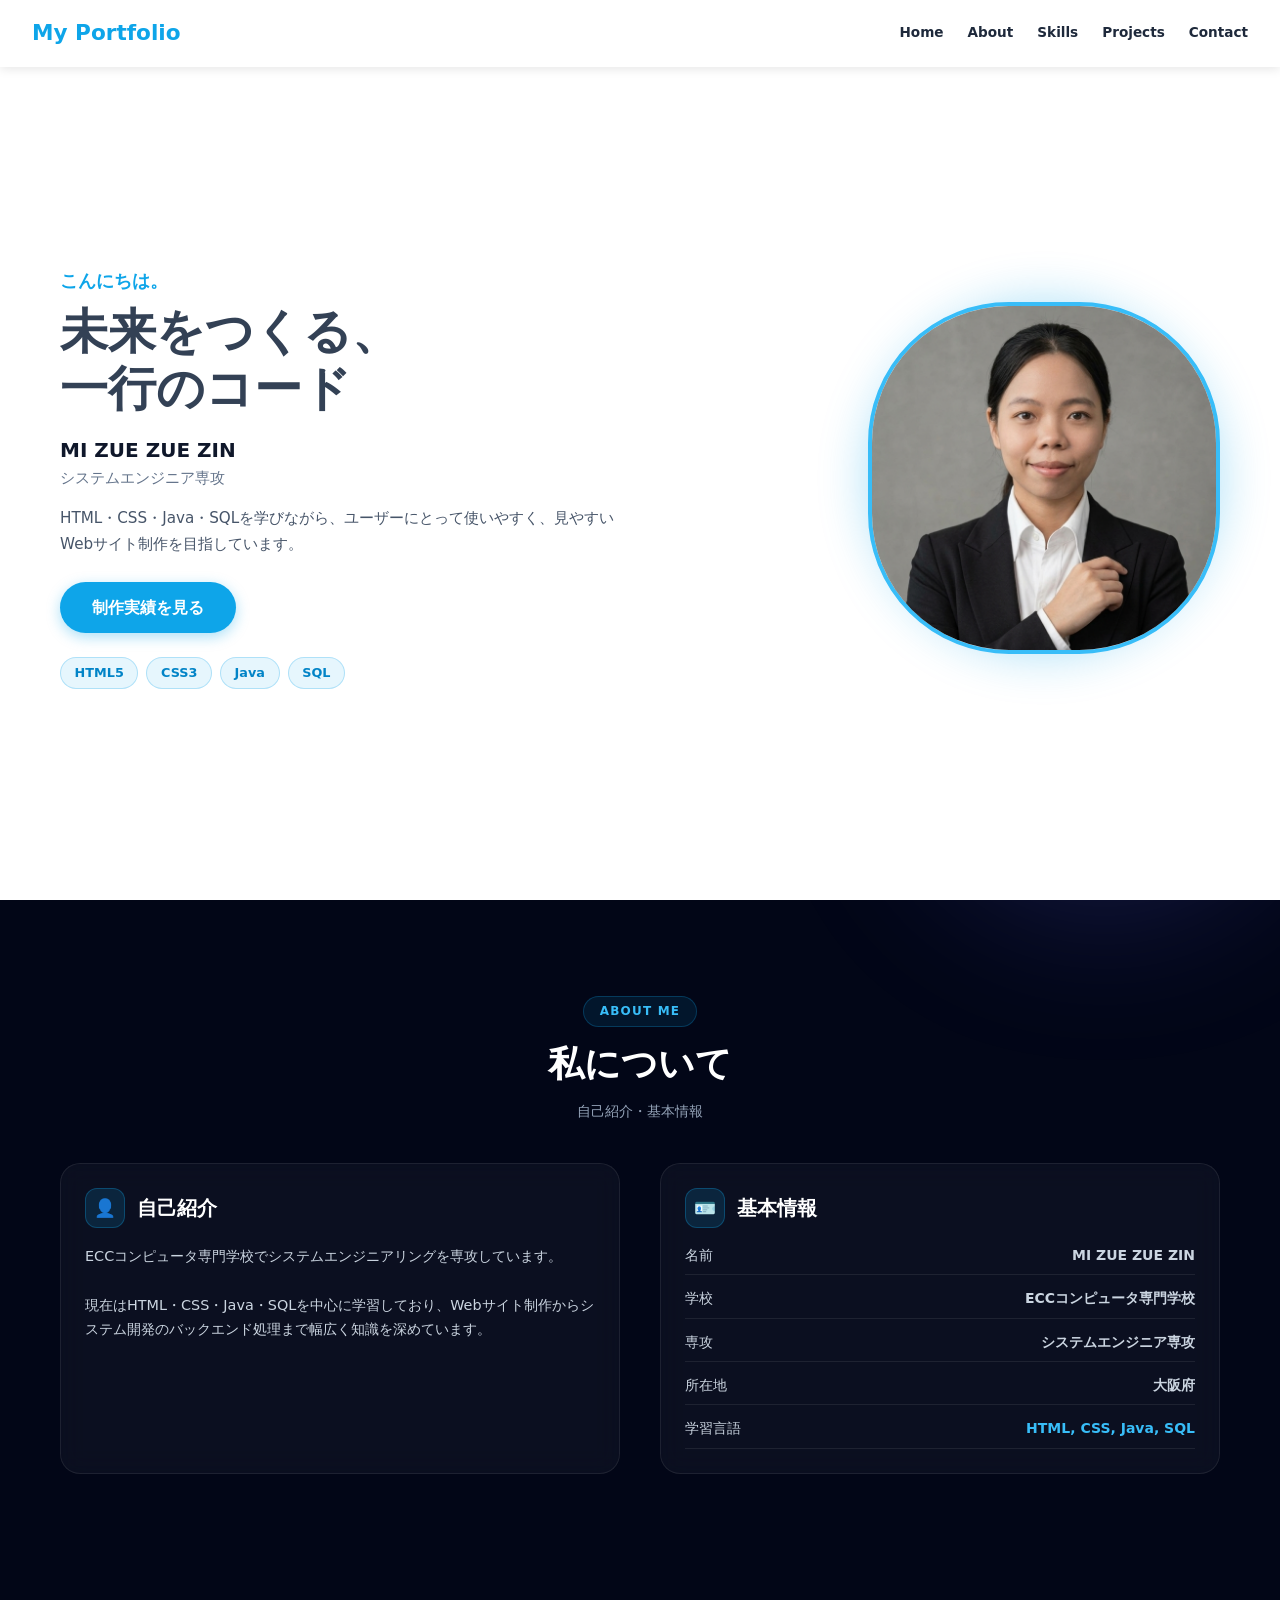
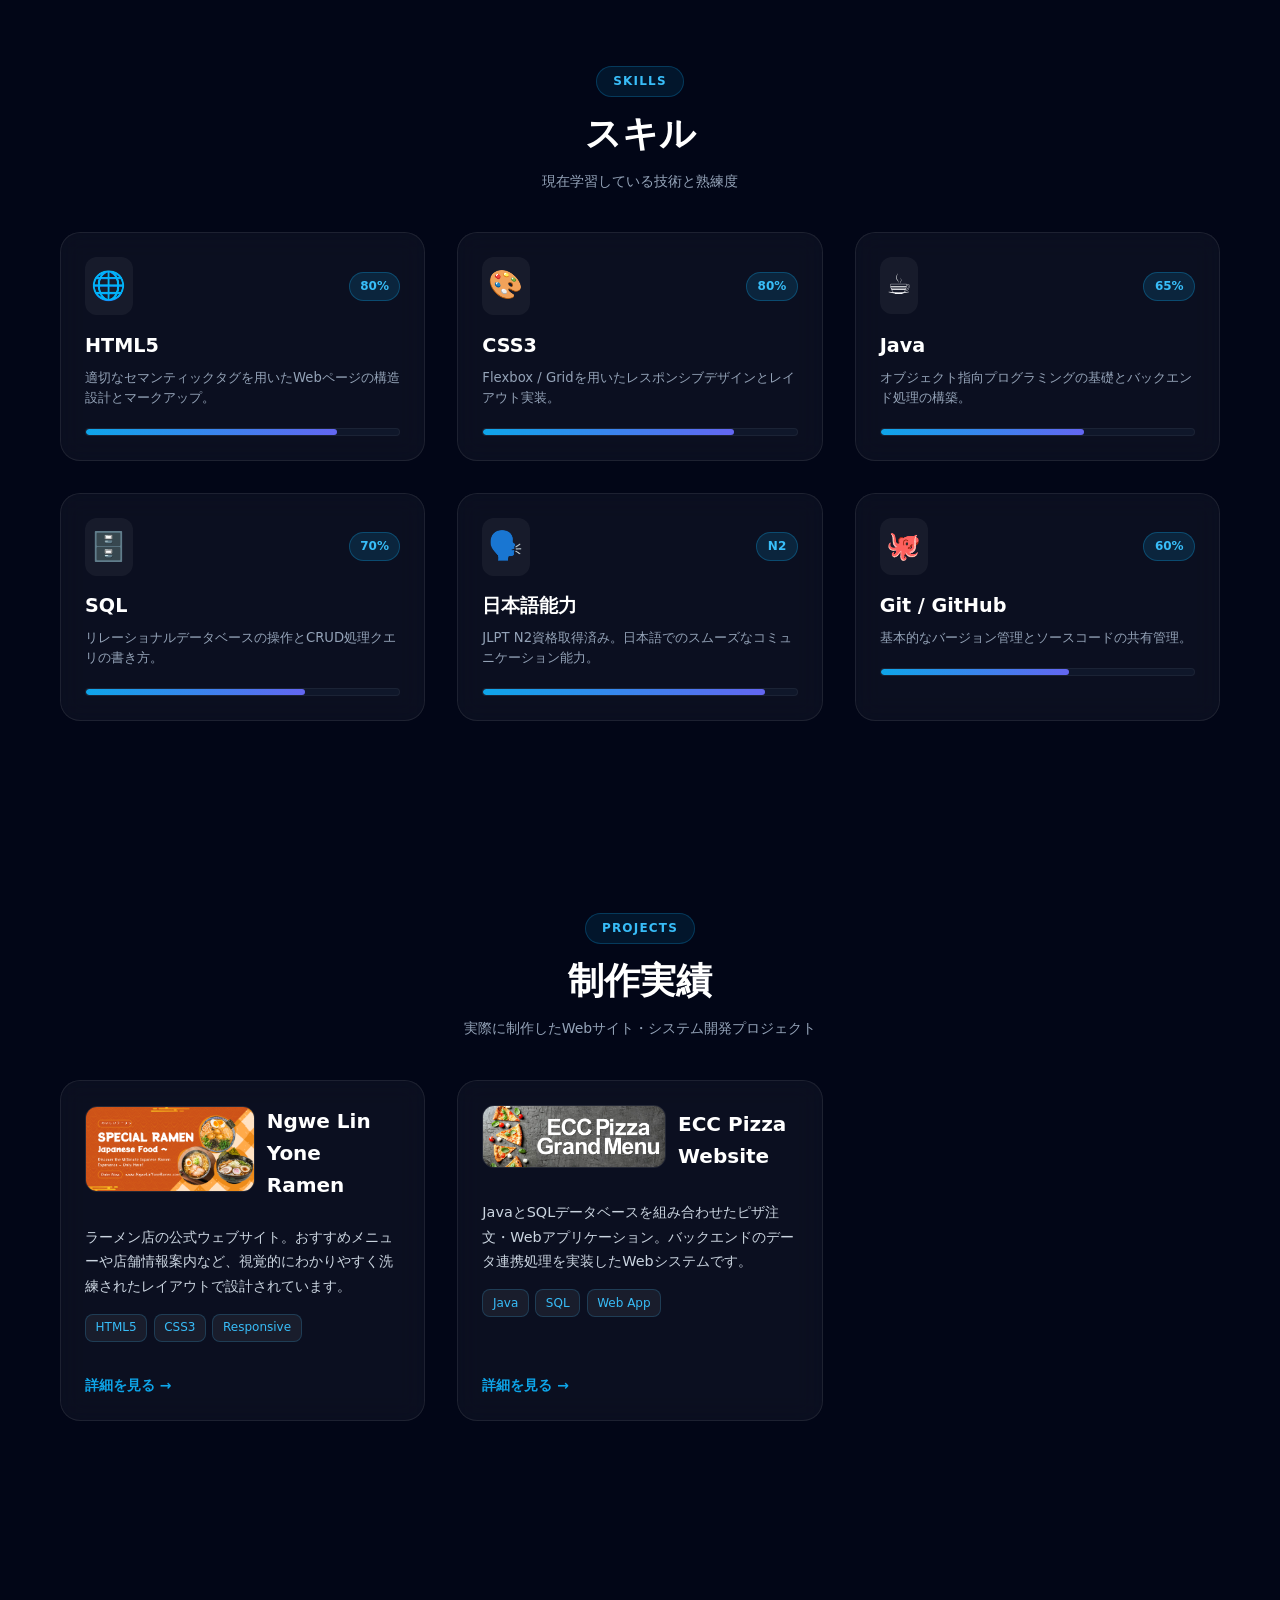
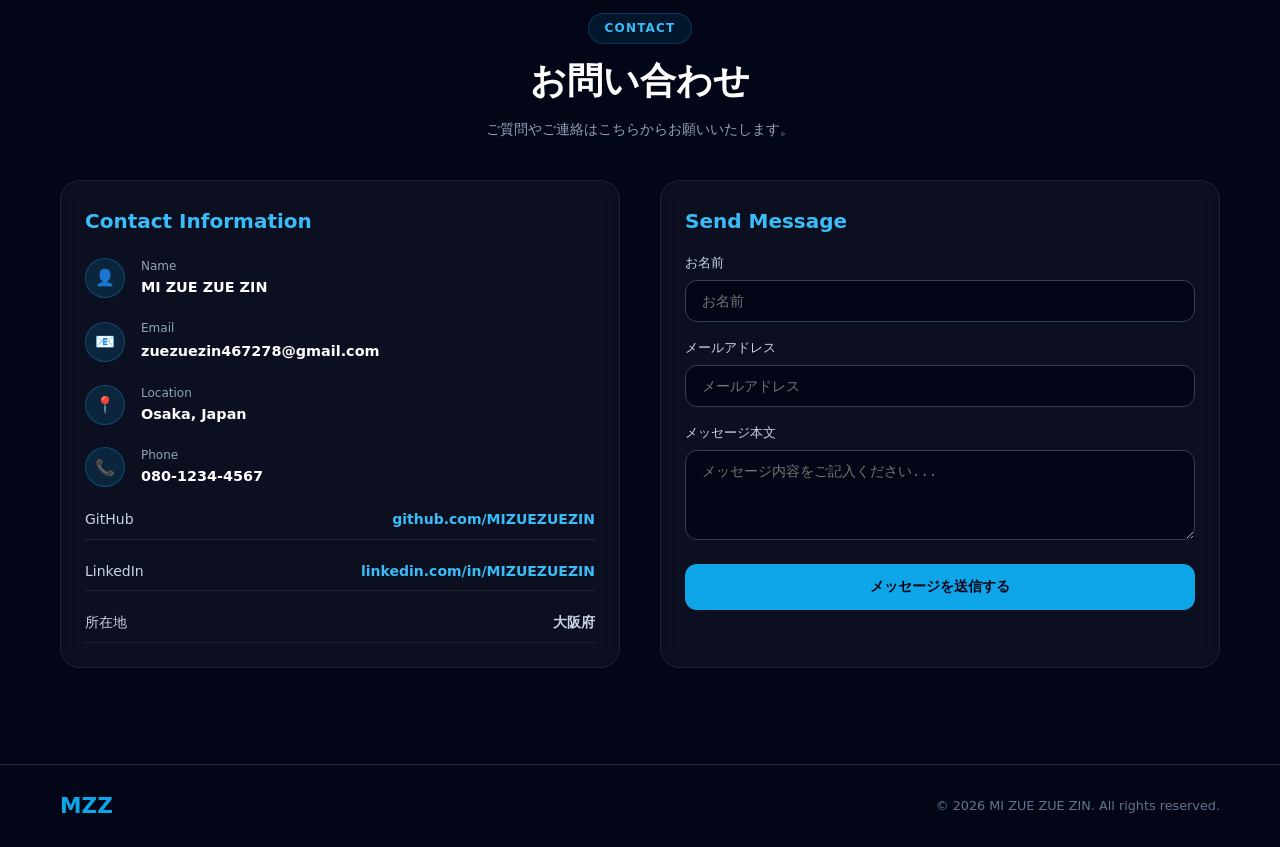
<file: index.html>
<!DOCTYPE html>
<html lang="ja">
<head>
    <meta charset="UTF-8">
    <meta name="viewport" content="width=device-width, initial-scale=1.0">
    <title>MI ZUE ZUE ZIN | Portfolio</title>
    <link rel="stylesheet" href="portfolio.css">
</head>
<body>

    <!-- Ambient Backgrounds -->
    <div class="bg-orb orb-1"></div>
    <div class="bg-orb orb-2"></div>

    <!-- Navigation Header -->
    <header class="navbar">
        <div class="nav-container">
            <h1 class="logo">My Portfolio</h1>
            <nav class="nav-links">
                <a href="#home">Home</a>
                <a href="#about">About</a>
                <a href="#skills">Skills</a>
                <a href="#projects">Projects</a>
                <a href="#contact">Contact</a>
            </nav>
        </div>
    </header>

    <main>
        <!-- Home Section -->
        <section id="home" class="home-section">
            <div class="container home-container">
                <div class="home-text">
                    <p class="greeting">こんにちは。</p>
                    <h2 class="hero-title">未来をつくる、<br>一行のコード</h2>
                    <div class="author-name">MI ZUE ZUE ZIN</div>
                    <p class="author-role">システムエンジニア専攻</p>
                    <p class="description">
                        HTML・CSS・Java・SQLを学びながら、ユーザーにとって使いやすく、見やすいWebサイト制作を目指しています。
                    </p>
                    <div>
                        <a href="#projects" class="btn-primary">制作実績を見る</a>
                    </div>
                    <div class="tag-list">
                        <span class="tag">HTML5</span>
                        <span class="tag">CSS3</span>
                        <span class="tag">Java</span>
                        <span class="tag">SQL</span>
                    </div>
                </div>

                <div class="home-image-wrapper">
                    <div class="profile-glow"></div>
                    <img src="./img/profile2.jpg" alt="Profile" class="profile-img">
                </div>
            </div>
        </section>

        <!-- About Section -->
        <section id="about" class="section">
            <div class="container">
                <div class="section-title">
                    <span class="badge">About Me</span>
                    <h2>私について</h2>
                    <p>自己紹介・基本情報</p>
                </div>

                <div class="grid-2">
                    <div class="glass-card">
                        <div class="card-header">
                            <div class="icon-box">👤</div>
                            <h3 class="card-title">自己紹介</h3>
                        </div>
                        <p class="card-text">
                            ECCコンピュータ専門学校でシステムエンジニアリングを専攻しています。<br><br>
                            現在はHTML・CSS・Java・SQLを中心に学習しており、Webサイト制作からシステム開発のバックエンド処理まで幅広く知識を深めています。
                        </p>
                    </div>

                    <div class="glass-card">
                        <div class="card-header">
                            <div class="icon-box">🪪</div>
                            <h3 class="card-title">基本情報</h3>
                        </div>
                        <div class="info-list">
                            <div class="info-row"><span>名前</span><strong>MI ZUE ZUE ZIN</strong></div>
                            <div class="info-row"><span>学校</span><strong>ECCコンピュータ専門学校</strong></div>
                            <div class="info-row"><span>専攻</span><strong>システムエンジニア専攻</strong></div>
                            <div class="info-row"><span>所在地</span><strong>大阪府</strong></div>
                            <div class="info-row"><span>学習言語</span><strong class="highlight">HTML, CSS, Java, SQL</strong></div>
                        </div>
                    </div>
                </div>
            </div>
        </section>

        <!-- Skills Section -->
        <section id="skills" class="section">
            <div class="container">
                <div class="section-title">
                    <span class="badge">Skills</span>
                    <h2>スキル</h2>
                    <p>現在学習している技術と熟練度</p>
                </div>

                <div class="grid-3">
                    <div class="glass-card skill-card">
                        <div class="skill-header">
                            <span class="skill-icon">🌐</span>
                            <span class="skill-percent">80%</span>
                        </div>
                        <h3>HTML5</h3>
                        <p>適切なセマンティックタグを用いたWebページの構造設計とマークアップ。</p>
                        <div class="progress-bar"><div class="progress" style="width: 80%;"></div></div>
                    </div>

                    <div class="glass-card skill-card">
                        <div class="skill-header">
                            <span class="skill-icon">🎨</span>
                            <span class="skill-percent">80%</span>
                        </div>
                        <h3>CSS3</h3>
                        <p>Flexbox / Gridを用いたレスポンシブデザインとレイアウト実装。</p>
                        <div class="progress-bar"><div class="progress" style="width: 80%;"></div></div>
                    </div>

                    <div class="glass-card skill-card">
                        <div class="skill-header">
                            <span class="skill-icon">☕</span>
                            <span class="skill-percent">65%</span>
                        </div>
                        <h3>Java</h3>
                        <p>オブジェクト指向プログラミングの基礎とバックエンド処理の構築。</p>
                        <div class="progress-bar"><div class="progress" style="width: 65%;"></div></div>
                    </div>

                    <div class="glass-card skill-card">
                        <div class="skill-header">
                            <span class="skill-icon">🗄️</span>
                            <span class="skill-percent">70%</span>
                        </div>
                        <h3>SQL</h3>
                        <p>リレーショナルデータベースの操作とCRUD処理クエリの書き方。</p>
                        <div class="progress-bar"><div class="progress" style="width: 70%;"></div></div>
                    </div>

                    <div class="glass-card skill-card">
                        <div class="skill-header">
                            <span class="skill-icon">🗣️</span>
                            <span class="skill-percent">N2</span>
                        </div>
                        <h3>日本語能力</h3>
                        <p>JLPT N2資格取得済み。日本語でのスムーズなコミュニケーション能力。</p>
                        <div class="progress-bar"><div class="progress" style="width: 90%;"></div></div>
                    </div>

                    <div class="glass-card skill-card">
                        <div class="skill-header">
                            <span class="skill-icon">🐙</span>
                            <span class="skill-percent">60%</span>
                        </div>
                        <h3>Git / GitHub</h3>
                        <p>基本的なバージョン管理とソースコードの共有管理。</p>
                        <div class="progress-bar"><div class="progress" style="width: 60%;"></div></div>
                    </div>
                </div>
            </div>
        </section>

        <!-- Projects Section -->
        <section id="projects" class="section">
            <div class="container">
                <div class="section-title">
                    <span class="badge">Projects</span>
                    <h2>制作実績</h2>
                    <p>実際に制作したWebサイト・システム開発プロジェクト</p>
                </div>

                <div class="grid-3">
                    <div class="glass-card project-card">
                        <div>
                            <div class="card-header">
                                <div class="project-img-box">
                                <img src="./img/NgweLinYoneRamen.png" alt="Ngwe Lin Yone Ramen">
                                </div>
                                <h3 class="card-title" style="margin-bottom: 0.5rem;">Ngwe Lin Yone Ramen</h3>
                            </div>
                            <p class="card-text">
                                ラーメン店の公式ウェブサイト。おすすめメニューや店舗情報案内など、視覚的にわかりやすく洗練されたレイアウトで設計されています。
                            </p>
                            <div class="project-tags">
                                <span class="project-tag">HTML5</span>
                                <span class="project-tag">CSS3</span>
                                <span class="project-tag">Responsive</span>
                            </div>
                        </div>
                        <a href="ramen.html" class="project-link">詳細を見る &rarr;</a>
                    </div>
                    <div class="glass-card project-card">
                        <div>
                            <div class="card-header">
                                <div class="project-img-box">
                                 <img src="./img/grand_menu.jpg" alt="ECC Pizza Website">
                                </div>

                                <h3 class="card-title" style="margin-bottom: 0.5rem;">ECC Pizza Website</h3>
                            </div>
                            <p class="card-text">
                                JavaとSQLデータベースを組み合わせたピザ注文・Webアプリケーション。バックエンドのデータ連携処理を実装したWebシステムです。
                            </p>
                            <div class="project-tags">
                                <span class="project-tag">Java</span>
                                <span class="project-tag">SQL</span>
                                <span class="project-tag">Web App</span>
                            </div>
                        </div>
                        <a href="regular-menu.html" class="project-link">詳細を見る &rarr;</a>
                    </div>

            
                </div>
            </div>
        </section>

        <!-- Contact Section -->
        <section id="contact" class="section">
            <div class="container">
                <div class="section-title">
                    <span class="badge">Contact</span>
                    <h2>お問い合わせ</h2>
                    <p>ご質問やご連絡はこちらからお願いいたします。</p>
                </div>

                <div class="grid-2">
                    <div class="glass-card">
                        <h3 class="card-title" style="color: #38bdf8; margin-bottom: 1.25rem;">Contact Information</h3>
                        <div class="contact-list">
                            <div class="contact-item">
                                <span class="icon-circle">👤</span>
                                <div><p class="label">Name</p><p class="val">MI ZUE ZUE ZIN</p></div>
                            </div>
                            <div class="contact-item">
                                <span class="icon-circle">📧</span>
                                <div><p class="label">Email</p><a href="mailto:zuezuezin467278@gmail.com" class="val link">zuezuezin467278@gmail.com</a></div>
                            </div>
                            <div class="contact-item">
                                <span class="icon-circle">📍</span>
                                <div><p class="label">Location</p><p class="val">Osaka, Japan</p></div>
                            </div>
                            <div class="contact-item">
                                <span class="icon-circle">📞</span>
                                <div><p class="label">Phone</p><p class="val">080-1234-4567</p></div>
                            </div>
                            <div class="info-row">
                                <span>GitHub</span>
                                  <a href="https://github.com/MIZUEZUEZIN" target="_blank" rel="noopener noreferrer" class="contact-link">github.com/MIZUEZUEZIN</a>
                             </div>
                             <div class="info-row">
                                <span>LinkedIn</span>
                                 <a href="https://linkedin.com/in/MIZUEZUEZIN" target="_blank" rel="noopener noreferrer" class="contact-link">linkedin.com/in/MIZUEZUEZIN</a>
                            </div>
                            <div class="info-row">
                               <span>所在地</span>
                               <strong>大阪府</strong>
                            </div>
                            </div>
                        </div>

                    <div class="glass-card">
                        <h3 class="card-title" style="color: #38bdf8; margin-bottom: 1rem;">Send Message</h3>
                        <form action="https://formspree.io/f/mzdnlzeq" method="POST" class="contact-form">
                            <div class="form-group">
                                <label for="name">お名前</label>
                                <input type="text" id="name" name="name" placeholder="お名前" required>
                            </div>
                            <div class="form-group">
                                <label for="email">メールアドレス</label>
                                <input type="email" id="email" name="email" placeholder="メールアドレス" required>
                            </div>
                            <div class="form-group">
                                <label for="message">メッセージ本文</label>
                                <textarea id="message" name="message" rows="4" placeholder="メッセージ内容をご記入ください..." required></textarea>
                            </div>
                            <button type="submit" class="btn-submit">メッセージを送信する</button>
                        </form>
                    </div>
                </div>
            </div>
        </section>
    </main>

    <!-- Footer -->
    <footer class="footer">
        <div class="container footer-container">
            <span class="logo">MZZ</span>
            <p>&copy; 2026 MI ZUE ZUE ZIN. All rights reserved.</p>
        </div>
    </footer>

</body>
</html>
</file>
<file: portfolio.css>
* {
            margin: 0;
            padding: 0;
            box-sizing: border-box;
        }

        html {
            scroll-behavior: smooth;
            font-family: system-ui, -apple-system, BlinkMacSystemFont, 'Segoe UI', Roboto, sans-serif;
        }

        body {
            background-color: #020617;
            color: #f8fafc;
            overflow-x: hidden;
            line-height: 1.6;
        }

        /* Ambient Glowing Background Effects */
        .bg-orb {
            position: fixed;
            border-radius: 50%;
            filter: blur(80px);
            pointer-events: none;
            z-index: -10;
        }
        .orb-1 {
            top: -100px;
            left: -100px;
            width: 300px;
            height: 300px;
            background-color: rgba(14, 165, 233, 0.25);
        }
        .orb-2 {
            bottom: 0;
            right: 0;
            width: 350px;
            height: 350px;
            background-color: rgba(99, 102, 241, 0.25);
        }

        /* ==========================================
           2. Layout Containers & Grid System
           ========================================== */
        .container {
            max-width: 1200px;
            margin: 0 auto;
            padding: 0 1.25rem;
        }

        .section {
            padding: 4rem 0;
        }

        .grid-2 {
            display: grid;
            grid-template-columns: 1fr;
            gap: 1.5rem;
        }

        .grid-3 {
            display: grid;
            grid-template-columns: 1fr;
            gap: 1.5rem;
        }

        /* ==========================================
           3. Header & Navigation (Mobile-first)
           ========================================== */
        .navbar {
            position: fixed;
            top: 0;
            left: 0;
            width: 100%;
            background-color: rgba(255, 255, 255, 0.95);
            backdrop-filter: blur(10px);
            box-shadow: 0 2px 10px rgba(0, 0, 0, 0.1);
            z-index: 100;
        }

        .nav-container {
            display: flex;
            flex-direction: column;
            align-items: center;
            padding: 0.75rem 1rem;
            gap: 0.5rem;
        }

        .logo {
            font-size: 1.35rem;
            font-weight: 800;
            color: #0ea5e9;
        }

        .nav-links {
            display: flex;
            gap: 0.85rem;
            flex-wrap: wrap;
            justify-content: center;
        }

        .nav-links a {
            text-decoration: none;
            color: #1e293b;
            font-size: 0.85rem;
            font-weight: 600;
            transition: color 0.2s ease;
        }

        .nav-links a:hover {
            color: #0ea5e9;
        }

        /* ==========================================
           4. Hero Section (Home)
           ========================================== */
        .home-section {
            background-color: #ffffff;
            color: #0f172a;
            min-height: 100vh;
            display: flex;
            align-items: center;
            padding-top: 6.5rem;
            padding-bottom: 3rem;
        }

        .home-container {
            display: flex;
            flex-direction: column-reverse;
            align-items: center;
            gap: 2rem;
        }

        .home-text {
            text-align: center;
            width: 100%;
        }

        .greeting {
            color: #0ea5e9;
            font-weight: 700;
            font-size: 1.1rem;
        }

        .hero-title {
            font-size: 2.1rem;
            font-weight: 800;
            color: #334155;
            line-height: 1.2;
            margin: 0.5rem 0;
        }

        .author-name {
            font-size: 1.25rem;
            font-weight: 700;
            margin-top: 1rem;
            color: #0f172a;
        }

        .author-role {
            color: #64748b;
            font-size: 0.95rem;
            font-weight: 500;
        }

        .description {
            margin-top: 1rem;
            color: #475569;
            font-size: 0.95rem;
            line-height: 1.7;
        }

        .btn-primary {
            display: inline-block;
            margin-top: 1.5rem;
            background-color: #0ea5e9;
            color: #ffffff;
            font-weight: 700;
            padding: 0.8rem 2rem;
            border-radius: 9999px;
            text-decoration: none;
            box-shadow: 0 4px 14px rgba(14, 165, 233, 0.35);
            transition: transform 0.2s ease, background-color 0.2s ease;
        }

        .btn-primary:hover {
            background-color: #0284c7;
            transform: translateY(-2px);
        }

        .tag-list {
            display: flex;
            flex-wrap: wrap;
            justify-content: center;
            gap: 0.5rem;
            margin-top: 1.5rem;
        }

        .tag {
            background-color: rgba(14, 165, 233, 0.1);
            color: #0284c7;
            border: 1px solid rgba(14, 165, 233, 0.25);
            padding: 0.3rem 0.85rem;
            border-radius: 9999px;
            font-size: 0.8rem;
            font-weight: 600;
        }

        .home-image-wrapper {
            position: relative;
            width: 13rem;
            height: 13rem;
           

        }

        .profile-glow {
            position: absolute;
            inset: 0;
            background-color: #0ea5e9;
            border-radius: 50%;
            filter: blur(25px);
            opacity: 0.35;
        }

        .profile-img {
            position: relative;
            width: 100%;
            height: 100%;
            object-fit: cover;
            border-radius: 40%;
            object-position: center 40%;
            border: 4px solid #38bdf8;
        }

        /* ==========================================
           5. Section Titles & Badges
           ========================================== */
        .section-title {
            text-align: center;
            margin-bottom: 2.5rem;
        }

        .badge {
            display: inline-block;
            color: #38bdf8;
            font-size: 0.75rem;
            font-weight: 700;
            text-transform: uppercase;
            letter-spacing: 0.1em;
            background-color: rgba(14, 165, 233, 0.1);
            border: 1px solid rgba(14, 165, 233, 0.25);
            padding: 0.3rem 1rem;
            border-radius: 9999px;
        }

        .section-title h2 {
            font-size: 1.85rem;
            font-weight: 800;
            margin-top: 0.5rem;
            color: #ffffff;
        }

        .section-title p {
            color: #94a3b8;
            font-size: 0.875rem;
            margin-top: 0.5rem;
        }

        /* ==========================================
           6. Glassmorphism Cards
           ========================================== */
        .glass-card {
            background-color: rgba(255, 255, 255, 0.04);
            backdrop-filter: blur(12px);
            border: 1px solid rgba(255, 255, 255, 0.08);
            border-radius: 1.25rem;
            padding: 1.5rem;
            transition: border-color 0.3s ease, transform 0.3s ease;
        }

        .glass-card:hover {
            border-color: rgba(56, 189, 248, 0.4);
            transform: translateY(-4px);
        }

        .card-header {
            display: flex;
            align-items: center;
            gap: 0.75rem;
            margin-bottom: 1rem;
        }

        .icon-box {
            width: 2.5rem;
            height: 2.5rem;
            border-radius: 0.75rem;
            background-color: rgba(14, 165, 233, 0.15);
            border: 1px solid rgba(14, 165, 233, 0.3);
            display: flex;
            align-items: center;
            justify-content: center;
            font-size: 1.1rem;
        }

        .card-title {
            font-size: 1.25rem;
            font-weight: 700;
            color: #ffffff;
        }

        .card-text {
            color: #cbd5e1;
            font-size: 0.9rem;
            line-height: 1.7;
        }

        .info-list {
            display: flex;
            flex-direction: column;
            gap: 0.75rem;
            margin-top: 0.5rem;
        }

        .info-row {
            display: flex;
            justify-content: space-between;
            border-bottom: 1px solid rgba(255, 255, 255, 0.08);
            padding-bottom: 0.5rem;
            font-size: 0.875rem;
            color: #cbd5e1;
        }

        .highlight {
            color: #38bdf8;
            font-weight: 600;
        }

        /* ==========================================
           7. Skill Cards & Progress Bars
           ========================================== */
        .skill-header {
            display: flex;
            justify-content: space-between;
            align-items: center;
            margin-bottom: 1rem;
        }

        .skill-icon {
            font-size: 1.75rem;
            background-color: rgba(255, 255, 255, 0.05);
            padding: 0.4rem;
            border-radius: 0.75rem;
        }

        .skill-percent {
            font-size: 0.75rem;
            font-weight: 700;
            color: #38bdf8;
            background-color: rgba(14, 165, 233, 0.15);
            padding: 0.25rem 0.65rem;
            border-radius: 9999px;
            border: 1px solid rgba(14, 165, 233, 0.3);
        }

        .skill-card h3 {
            font-size: 1.2rem;
            color: #ffffff;
            margin-bottom: 0.4rem;
        }

        .skill-card p {
            color: #94a3b8;
            font-size: 0.825rem;
            line-height: 1.5;
        }

        .progress-bar {
            width: 100%;
            background-color: #0f172a;
            height: 0.5rem;
            border-radius: 9999px;
            margin-top: 1.25rem;
            overflow: hidden;
            border: 1px solid rgba(255, 255, 255, 0.05);
        }

        .progress {
            height: 100%;
            background: linear-gradient(90deg, #0ea5e9, #6366f1);
            border-radius: 9999px;
        }

        /* ==========================================
           8. Projects Section
           ========================================== */
        .project-card {
            display: flex;
            flex-direction: column;
            justify-content: space-between;
        }

        /* Image container for Project Cards */
        .project-img-box {
            width: 100%;
            height: auto;
            border-radius: 0.75rem;
            overflow: hidden;
            margin-bottom: 1rem;
            border: 1px solid rgba(255, 255, 255, 0.1);
        }

        .project-img-box img {
            width: 100%;
            height: 100%;
            object-fit: cover;
            display: block;
        }

        .project-tags {
            display: flex;
            flex-wrap: wrap;
            gap: 0.4rem;
            margin: 1rem 0;
        }

        .project-tag {
            background-color: rgba(255, 255, 255, 0.06);
            color: #38bdf8;
            font-size: 0.75rem;
            padding: 0.2rem 0.6rem;
            border-radius: 0.5rem;
            border: 1px solid rgba(56, 189, 248, 0.2);
        }

        .project-link {
            display: inline-block;
            margin-top: 1rem;
            color: #0ea5e9;
            text-decoration: none;
            font-size: 0.875rem;
            font-weight: 600;
            transition: color 0.2s ease;
        }

        .project-link:hover {
            color: #38bdf8;
            text-decoration: underline;
        }

        /* ==========================================
           9. Contact Form & Details
           ========================================== */
        .contact-list {
            display: flex;
            flex-direction: column;
            gap: 1.25rem;
            margin-top: 1rem;
        }

        .contact-link {
            color: #38bdf8;
            text-decoration: none;
            font-weight: 600;
            transition: color 0.2s ease;
        }

        .contact-link:hover {
            color: #0284c7;
            text-decoration: underline;
        }

        .contact-item {
            display: flex;
            align-items: center;
            gap: 1rem;
        }

        .icon-circle {
            width: 2.5rem;
            height: 2.5rem;
            border-radius: 50%;
            background-color: rgba(14, 165, 233, 0.15);
            border: 1px solid rgba(14, 165, 233, 0.3);
            display: flex;
            align-items: center;
            justify-content: center;
            color: #38bdf8;
        }

        .label {
            color: #94a3b8;
            font-size: 0.75rem;
        }

        .val {
            color: #ffffff;
            font-weight: 600;
            font-size: 0.9rem;
            word-break: break-all;
        }

        .link {
            text-decoration: none;
            color: #ffffff;
            transition: color 0.2s ease;
        }

        .link:hover {
            color: #38bdf8;
        }

        .contact-form {
            display: flex;
            flex-direction: column;
            gap: 1rem;
            margin-top: 1rem;
        }

        .form-group {
            display: flex;
            flex-direction: column;
            gap: 0.4rem;
        }

        .form-group label {
            color: #cbd5e1;
            font-size: 0.8rem;
            font-weight: 500;
        }

        .form-group input,
        .form-group textarea {
            width: 100%;
            background-color: #020617;
            border: 1px solid #334155;
            border-radius: 0.75rem;
            padding: 0.75rem 1rem;
            color: #ffffff;
            font-size: 0.875rem;
            transition: border-color 0.2s ease;
        }

        .form-group input:focus,
        .form-group textarea:focus {
            outline: none;
            border-color: #38bdf8;
        }

        .btn-submit {
            width: 100%;
            background-color: #0ea5e9;
            color: #020617;
            font-weight: 700;
            padding: 0.85rem;
            border: none;
            border-radius: 0.75rem;
            cursor: pointer;
            transition: background-color 0.2s ease;
            margin-top: 0.5rem;
            font-size: 0.9rem;
        }

        .btn-submit:hover {
            background-color: #38bdf8;
        }

        /* ==========================================
           10. Footer
           ========================================== */
        .footer {
            border-top: 1px solid #1e293b;
            background-color: #020617;
            padding: 1.5rem 0;
            color: #64748b;
            font-size: 0.8rem;
        }

        .footer-container {
            display: flex;
            flex-direction: column;
            align-items: center;
            gap: 0.5rem;
        }

        /* ==========================================
           11. Responsive Breakpoints
           ========================================== */
        
        /* TABLET TARGET (640px and up) */
        @media (min-width: 640px) {
            .nav-container {
                flex-direction: row;
                justify-content: space-between;
                padding: 1rem 2rem;
            }

            .nav-links {
                gap: 1.5rem;
            }

            .grid-3 {
                grid-template-columns: repeat(2, 1fr);
            }

            .section-title h2 {
                font-size: 2.25rem;
            }

            .footer-container {
                flex-direction: row;
                justify-content: space-between;
            }
        }

        /* DESKTOP / LAPTOP TARGET (992px and up) */
        @media (min-width: 992px) {
            .section {
                padding: 6rem 0;
            }

            .home-container {
                flex-direction: row;
                justify-content: space-between;
            }

            .home-text {
                text-align: left;
                width: 50%;
            }

            .hero-title {
                font-size: 3rem;
            }

            .tag-list {
                justify-content: flex-start;
            }

            .home-image-wrapper {
                width: 22rem;
                height: 22rem;
                
            }

            .grid-2 {
                grid-template-columns: repeat(2, 1fr);
                gap: 2.5rem;
            }

            .grid-3 {
                grid-template-columns: repeat(3, 1fr);
                gap: 2rem;
            }
        }
</file>
